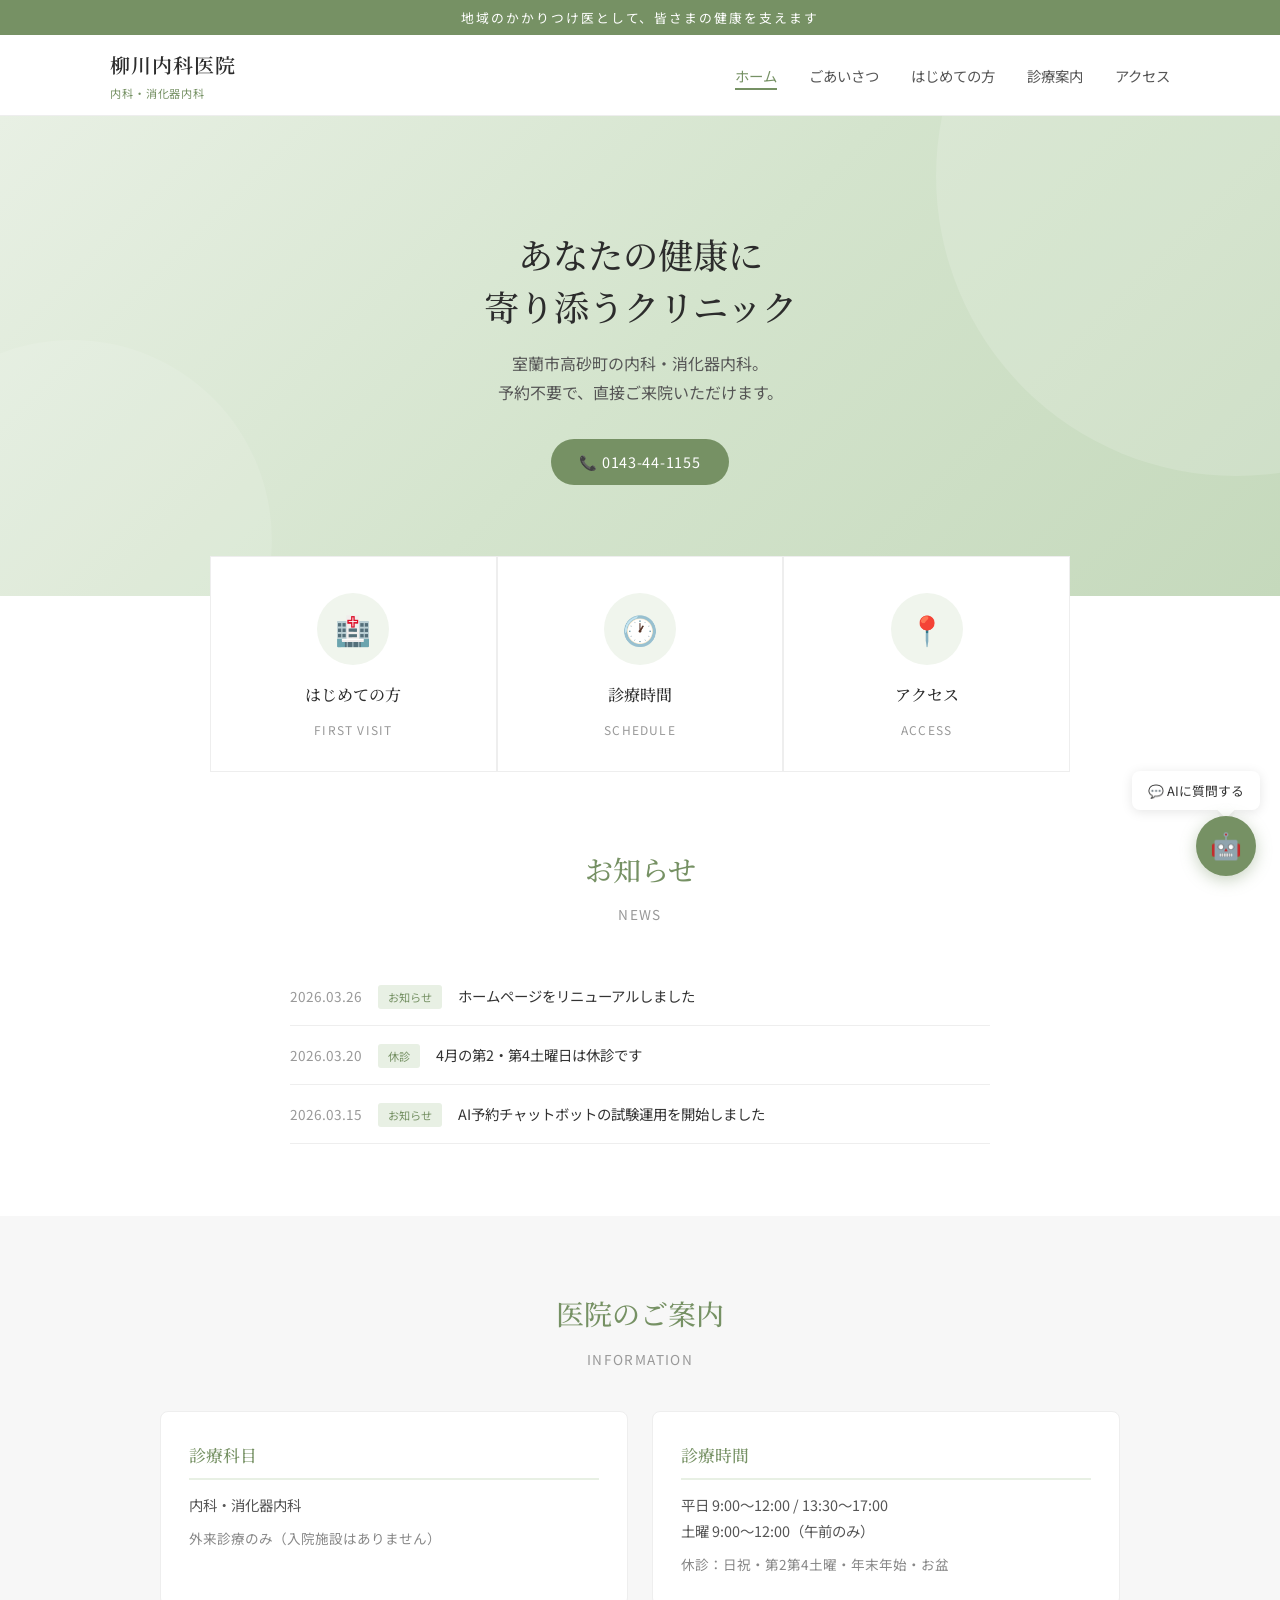
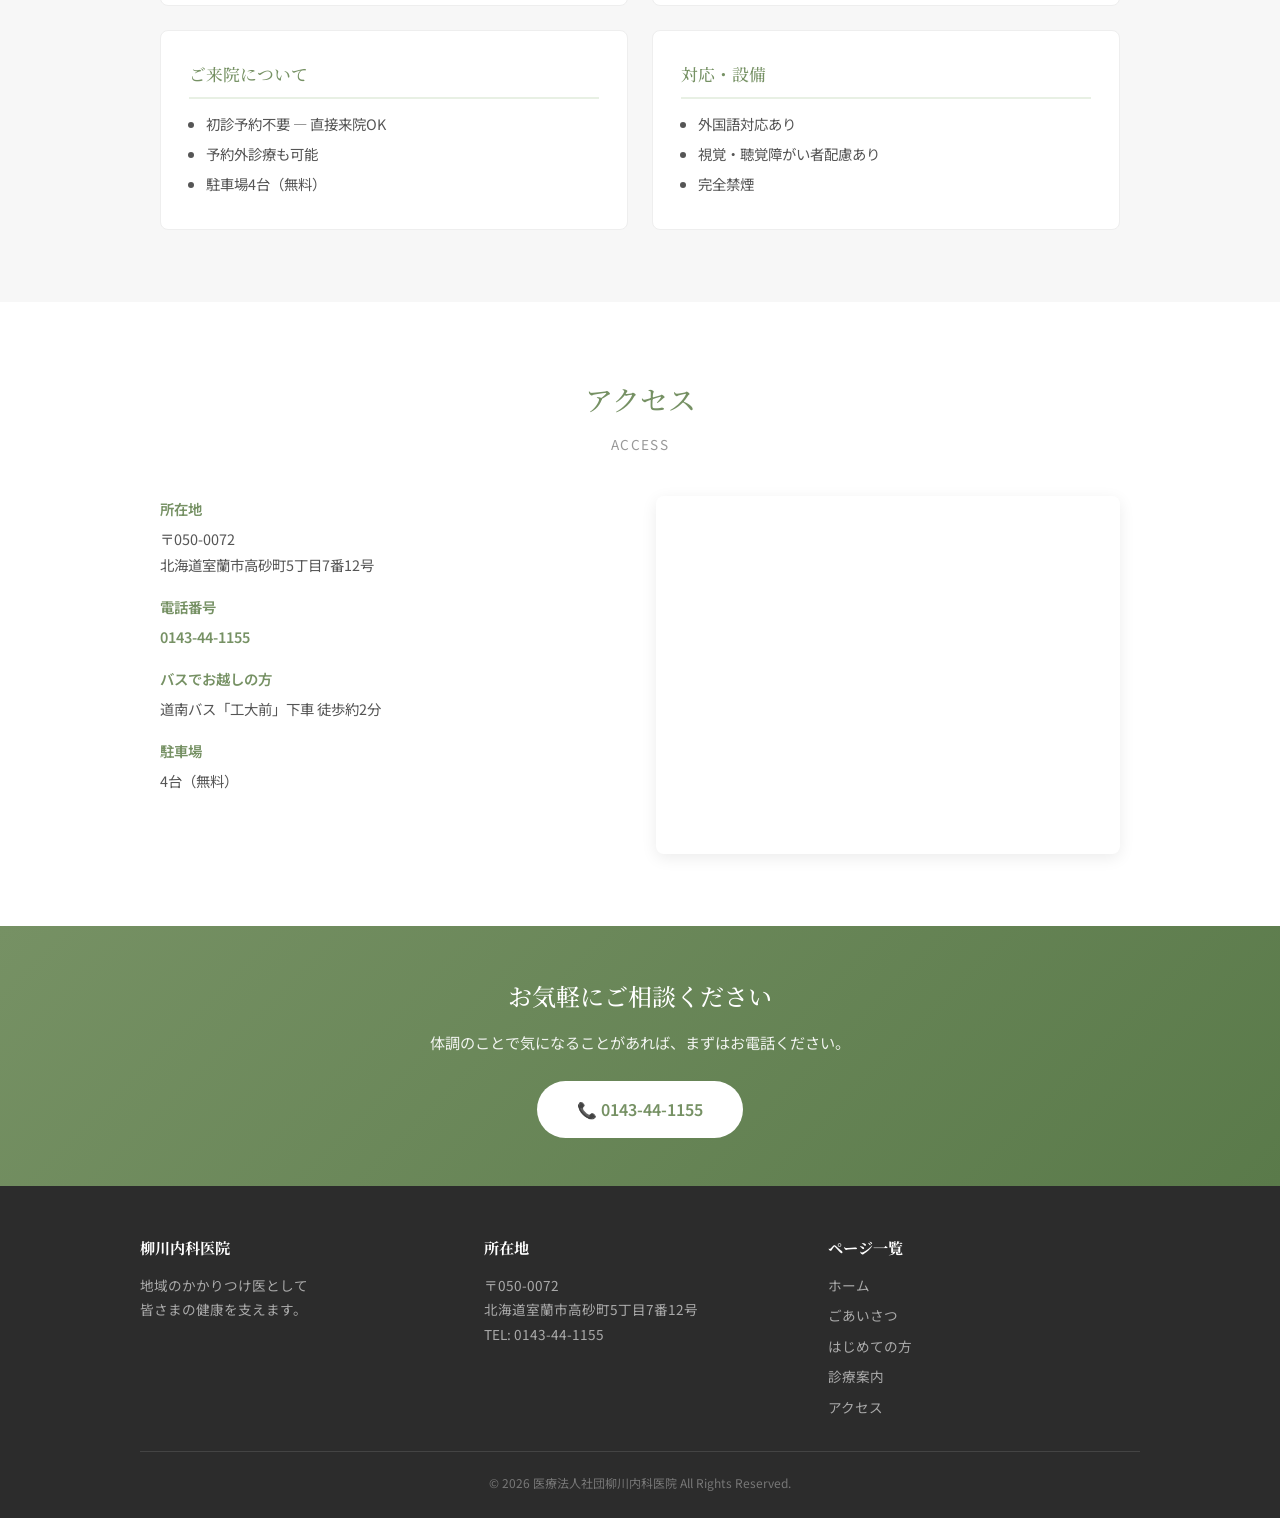
<file: index.html>
<!DOCTYPE html>
<html lang="ja">

<head>
  <meta charset="UTF-8">
  <meta name="viewport" content="width=device-width, initial-scale=1.0">
  <meta name="description" content="医療法人社団柳川内科医院 - 北海道室蘭市の内科・消化器内科。予約不要、直接来院OK。地域のかかりつけ医として健康を支えます。">
  <title>医療法人社団柳川内科医院 | 室蘭市の内科・消化器内科</title>
  <meta property="og:title" content="医療法人社団柳川内科医院 | 室蘭市の内科・消化器内科">
  <meta property="og:description" content="医療法人社団柳川内科医院 - 北海道室蘭市の内科・消化器内科。予約不要、直接来院OK。地域のかかりつけ医として健康を支えます。">
  <meta property="og:type" content="website">
  <meta property="og:url" content="https://Konezunko.github.io/muroran-yanagawanaika/index.html">
  <link rel="preconnect" href="https://fonts.googleapis.com">
  <link
    href="https://fonts.googleapis.com/css2?family=Noto+Sans+JP:wght@400;600&family=Noto+Serif+JP:wght@400;500;600&display=swap"
    rel="stylesheet">
  <link rel="stylesheet" href="style.css">
</head>

<body>

  <!-- Top Bar -->
  <div class="top-bar">地域のかかりつけ医として、皆さまの健康を支えます</div>

  <!-- Header -->
  <header class="header">
    <div class="header-inner">
      <a href="index.html" class="logo">
        <span class="logo-name">柳川内科医院</span>
        <span class="logo-sub">内科・消化器内科</span>
      </a>
      <nav>
        <button class="hamburger" aria-label="メニュー">
          <span></span><span></span><span></span>
        </button>
        <ul class="nav-list">
          <li><a href="index.html">ホーム</a></li>
          <li><a href="about.html">ごあいさつ</a></li>
          <li><a href="first-visit.html">はじめての方</a></li>
          <li><a href="ambulatory.html">診療案内</a></li>
          <li><a href="access.html">アクセス</a></li>
        </ul>
      </nav>
    </div>
  </header>

  <!-- Hero -->
  <section class="hero">
    <div class="hero-content">
      <h1 class="hero-catchcopy editable">あなたの健康に<br>寄り添うクリニック</h1>
      <p class="hero-desc editable">室蘭市高砂町の内科・消化器内科。<br>予約不要で、直接ご来院いただけます。</p>
      <span class="hero-badge">📞 0143-44-1155</span>
    </div>
  </section>

  <!-- Quick Links -->
  <div class="quick-links">
    <a href="first-visit.html" class="quick-link-item">
      <div class="quick-link-icon">🏥</div>
      <h3>はじめての方</h3>
      <span class="en">First Visit</span>
    </a>
    <a href="ambulatory.html" class="quick-link-item">
      <div class="quick-link-icon">🕐</div>
      <h3>診療時間</h3>
      <span class="en">Schedule</span>
    </a>
    <a href="access.html" class="quick-link-item">
      <div class="quick-link-icon">📍</div>
      <h3>アクセス</h3>
      <span class="en">Access</span>
    </a>
  </div>

  <!-- News -->
  <section class="section">
    <h2 class="section-title">お知らせ</h2>
    <p class="section-subtitle">News</p>
    <div class="news-list editable">
      <div class="news-item">
        <span class="news-date">2026.03.26</span>
        <span class="news-tag">お知らせ</span>
        <span class="news-title">ホームページをリニューアルしました</span>
      </div>
      <div class="news-item">
        <span class="news-date">2026.03.20</span>
        <span class="news-tag">休診</span>
        <span class="news-title">4月の第2・第4土曜日は休診です</span>
      </div>
      <div class="news-item">
        <span class="news-date">2026.03.15</span>
        <span class="news-tag">お知らせ</span>
        <span class="news-title">AI予約チャットボットの試験運用を開始しました</span>
      </div>
    </div>
  </section>

  <!-- Clinic Info -->
  <div class="section-gray">
    <div class="section-inner">
      <h2 class="section-title">医院のご案内</h2>
      <p class="section-subtitle">Information</p>
      <div class="info-grid">
        <div class="info-card editable">
          <h3>診療科目</h3>
          <p>内科・消化器内科</p>
          <p style="margin-top: 8px; font-size: 0.85rem; color: #888;">外来診療のみ（入院施設はありません）</p>
        </div>
        <div class="info-card editable">
          <h3>診療時間</h3>
          <p>平日 9:00〜12:00 / 13:30〜17:00</p>
          <p>土曜 9:00〜12:00（午前のみ）</p>
          <p style="margin-top: 8px; font-size: 0.85rem; color: #888;">休診：日祝・第2第4土曜・年末年始・お盆</p>
        </div>
        <div class="info-card editable">
          <h3>ご来院について</h3>
          <ul>
            <li>初診予約不要 — 直接来院OK</li>
            <li>予約外診療も可能</li>
            <li>駐車場4台（無料）</li>
          </ul>
        </div>
        <div class="info-card editable">
          <h3>対応・設備</h3>
          <ul>
            <li>外国語対応あり</li>
            <li>視覚・聴覚障がい者配慮あり</li>
            <li>完全禁煙</li>
          </ul>
        </div>
      </div>
    </div>
  </div>

  <!-- Access Preview -->
  <section class="section">
    <h2 class="section-title">アクセス</h2>
    <p class="section-subtitle">Access</p>
    <div class="access-grid">
      <dl class="access-info">
        <dt>所在地</dt>
        <dd>〒050-0072<br>北海道室蘭市高砂町5丁目7番12号</dd>
        <dt>電話番号</dt>
        <dd><a href="tel:0143-44-1155" style="color: #769164; font-weight: 600;">0143-44-1155</a></dd>
        <dt>バスでお越しの方</dt>
        <dd>道南バス「工大前」下車 徒歩約2分</dd>
        <dt>駐車場</dt>
        <dd>4台（無料）</dd>
      </dl>
      <div class="map-container">
        <iframe
          src="https://www.google.com/maps/embed?pb=!1m18!1m12!1m3!1d1500!2d141.034795!3d42.375506!2m3!1f0!2f0!3f0!3m2!1i1024!2i768!4f13.1!3m3!1m2!1s0x5f9fd998f9a109dd%3A0x2f0b7f20e87b8798!2z5Yy755mC5rOV5Lq656S-5Zuj5p-z5bed5YaF56eR5Yy76Zmi!5e0!3m2!1sja!2sjp"
          allowfullscreen="" loading="lazy" referrerpolicy="no-referrer-when-downgrade">
        </iframe>
      </div>
    </div>
  </section>

  <!-- CTA -->
  <section class="cta-banner">
    <h2 class="editable">お気軽にご相談ください</h2>
    <p class="editable">体調のことで気になることがあれば、まずはお電話ください。</p>
    <a href="tel:0143-44-1155" class="cta-btn">📞 0143-44-1155</a>
  </section>

  <!-- Footer -->
  <footer class="footer">
    <div class="footer-inner">
      <div>
        <h4>柳川内科医院</h4>
        <p>地域のかかりつけ医として<br>皆さまの健康を支えます。</p>
      </div>
      <div>
        <h4>所在地</h4>
        <p>
          〒050-0072<br>
          北海道室蘭市高砂町5丁目7番12号<br>
          TEL: <a href="tel:0143-44-1155">0143-44-1155</a>
        </p>
      </div>
      <div>
        <h4>ページ一覧</h4>
        <div class="footer-links">
          <a href="index.html">ホーム</a>
          <a href="about.html">ごあいさつ</a>
          <a href="first-visit.html">はじめての方</a>
          <a href="ambulatory.html">診療案内</a>
          <a href="access.html">アクセス</a>
        </div>
      </div>
    </div>
    <div class="footer-bottom">
      &copy; 2026 医療法人社団柳川内科医院 All Rights Reserved.
    </div>
  </footer>

  <!-- Chatbot -->
  <div class="chatbot-label">💬 AIに質問する</div>
  <button class="chatbot-btn" aria-label="AIチャットボットを開く">🤖</button>

  <div class="chatbot-window" id="chatbot-window">
    <div class="chatbot-header">
      <span>🤖 柳川内科 AIアシスタント</span>
      <button class="chatbot-close" aria-label="閉じる">&times;</button>
    </div>
    <div class="chatbot-messages" id="chatbot-messages">
      <div class="chat-msg bot">
        <p>こんにちは！柳川内科医院のAIアシスタントです。<br>下のボタンから質問を選ぶか、メッセージを入力してください。</p>
      </div>
      <div class="chat-suggestions" id="chat-suggestions">
        <button data-q="診療時間">🕐 診療時間は？</button>
        <button data-q="アクセス">📍 アクセス・駐車場</button>
        <button data-q="初診">🏥 初診の持ち物</button>
        <button data-q="予約">📞 予約は必要？</button>
        <button data-q="診療科目">🩺 診療科目</button>
        <button data-q="休診日">📅 休診日は？</button>
      </div>
    </div>
    <div class="chatbot-input-area">
      <input type="text" id="chatbot-input" placeholder="質問を入力..." autocomplete="off">
      <button id="chatbot-send" aria-label="送信">▶</button>
    </div>
  </div>

  <!-- Back to Top -->
  <button class="back-to-top" aria-label="ページトップへ">↑</button>

  <script src="main.js"></script>
</body>

</html>
</file>
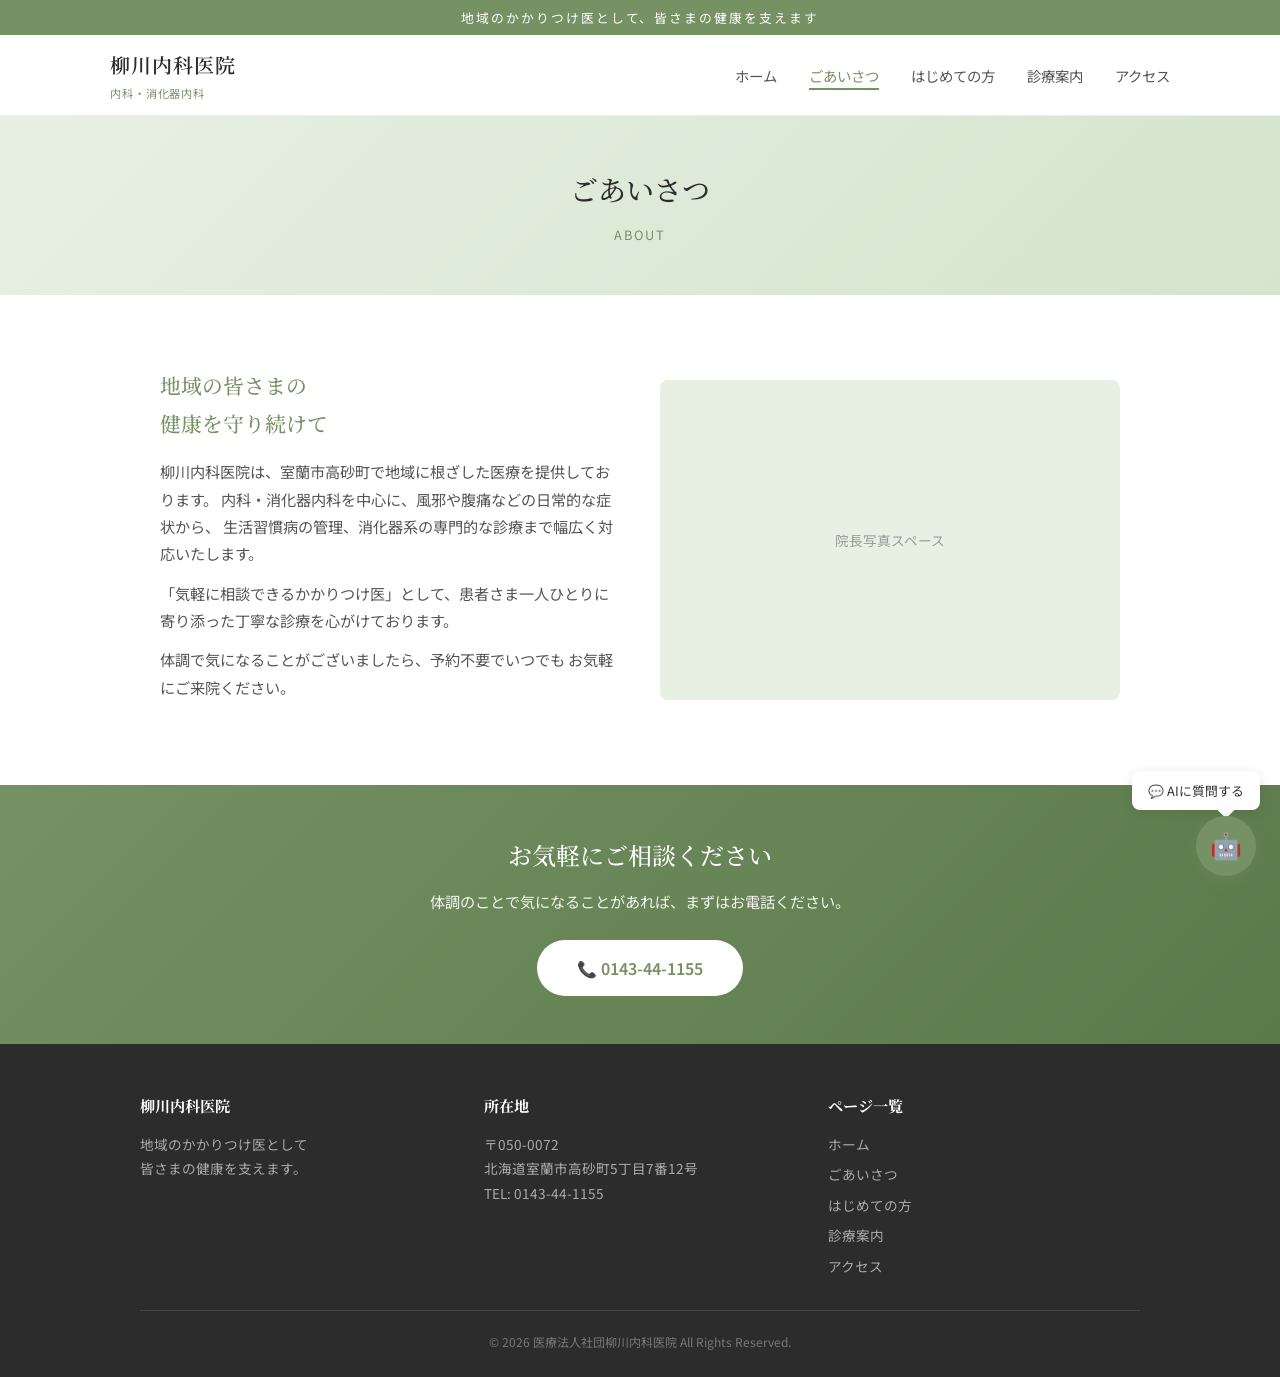
<file: about.html>
<!DOCTYPE html>
<html lang="ja">

<head>
  <meta charset="UTF-8">
  <meta name="viewport" content="width=device-width, initial-scale=1.0">
  <meta name="description" content="柳川内科医院のごあいさつ。室蘭市高砂町で地域に根ざした医療を提供する当院の理念と院長メッセージをご紹介します。">
  <title>ごあいさつ | 医療法人社団柳川内科医院</title>
  <meta property="og:title" content="ごあいさつ | 医療法人社団柳川内科医院">
  <meta property="og:description" content="柳川内科医院のごあいさつ。室蘭市高砂町で地域に根ざした医療を提供する当院の理念と院長メッセージをご紹介します。">
  <meta property="og:type" content="article">
  <meta property="og:url" content="https://Konezunko.github.io/muroran-yanagawanaika/about.html">
  <link rel="preconnect" href="https://fonts.googleapis.com">
  <link
    href="https://fonts.googleapis.com/css2?family=Noto+Sans+JP:wght@400;600&family=Noto+Serif+JP:wght@400;500;600&display=swap"
    rel="stylesheet">
  <link rel="stylesheet" href="style.css">
</head>

<body>

  <div class="top-bar">地域のかかりつけ医として、皆さまの健康を支えます</div>

  <header class="header">
    <div class="header-inner">
      <a href="index.html" class="logo">
        <span class="logo-name">柳川内科医院</span>
        <span class="logo-sub">内科・消化器内科</span>
      </a>
      <nav>
        <button class="hamburger" aria-label="メニュー">
          <span></span><span></span><span></span>
        </button>
        <ul class="nav-list">
          <li><a href="index.html">ホーム</a></li>
          <li><a href="about.html">ごあいさつ</a></li>
          <li><a href="first-visit.html">はじめての方</a></li>
          <li><a href="ambulatory.html">診療案内</a></li>
          <li><a href="access.html">アクセス</a></li>
        </ul>
      </nav>
    </div>
  </header>

  <div class="page-header">
    <h1>ごあいさつ</h1>
    <span class="en">About</span>
  </div>

  <section class="section">
    <div class="about-content">
      <div class="about-text editable">
        <h3>地域の皆さまの<br>健康を守り続けて</h3>
        <p>
          柳川内科医院は、室蘭市高砂町で地域に根ざした医療を提供しております。
          内科・消化器内科を中心に、風邪や腹痛などの日常的な症状から、
          生活習慣病の管理、消化器系の専門的な診療まで幅広く対応いたします。
        </p>
        <p>
          「気軽に相談できるかかりつけ医」として、患者さま一人ひとりに
          寄り添った丁寧な診療を心がけております。
        </p>
        <p>
          体調で気になることがございましたら、予約不要でいつでも
          お気軽にご来院ください。
        </p>
      </div>
      <div class="about-photo">
        院長写真スペース
      </div>
    </div>
  </section>

  <section class="cta-banner">
    <h2>お気軽にご相談ください</h2>
    <p>体調のことで気になることがあれば、まずはお電話ください。</p>
    <a href="tel:0143-44-1155" class="cta-btn">📞 0143-44-1155</a>
  </section>

  <footer class="footer">
    <div class="footer-inner">
      <div>
        <h4>柳川内科医院</h4>
        <p>地域のかかりつけ医として<br>皆さまの健康を支えます。</p>
      </div>
      <div>
        <h4>所在地</h4>
        <p>
          〒050-0072<br>
          北海道室蘭市高砂町5丁目7番12号<br>
          TEL: <a href="tel:0143-44-1155">0143-44-1155</a>
        </p>
      </div>
      <div>
        <h4>ページ一覧</h4>
        <div class="footer-links">
          <a href="index.html">ホーム</a>
          <a href="about.html">ごあいさつ</a>
          <a href="first-visit.html">はじめての方</a>
          <a href="ambulatory.html">診療案内</a>
          <a href="access.html">アクセス</a>
        </div>
      </div>
    </div>
    <div class="footer-bottom">
      &copy; 2026 医療法人社団柳川内科医院 All Rights Reserved.
    </div>
  </footer>

  <div class="chatbot-label">💬 AIに質問する</div>
  <button class="chatbot-btn" aria-label="AIチャットボットを開く">🤖</button>

  <div class="chatbot-window" id="chatbot-window">
    <div class="chatbot-header">
      <span>🤖 柳川内科 AIアシスタント</span>
      <button class="chatbot-close" aria-label="閉じる">&times;</button>
    </div>
    <div class="chatbot-messages" id="chatbot-messages">
      <div class="chat-msg bot">
        <p>こんにちは！柳川内科医院のAIアシスタントです。<br>下のボタンから質問を選ぶか、メッセージを入力してください。</p>
      </div>
      <div class="chat-suggestions" id="chat-suggestions">
        <button data-q="診療時間">🕐 診療時間は？</button>
        <button data-q="アクセス">📍 アクセス・駐車場</button>
        <button data-q="初診">🏥 初診の持ち物</button>
        <button data-q="予約">📞 予約は必要？</button>
        <button data-q="診療科目">🩺 診療科目</button>
        <button data-q="休診日">📅 休診日は？</button>
      </div>
    </div>
    <div class="chatbot-input-area">
      <input type="text" id="chatbot-input" placeholder="質問を入力..." autocomplete="off">
      <button id="chatbot-send" aria-label="送信">▶</button>
    </div>
  </div>
  <button class="back-to-top" aria-label="ページトップへ">↑</button>

  <script src="main.js"></script>
</body>

</html>
</file>
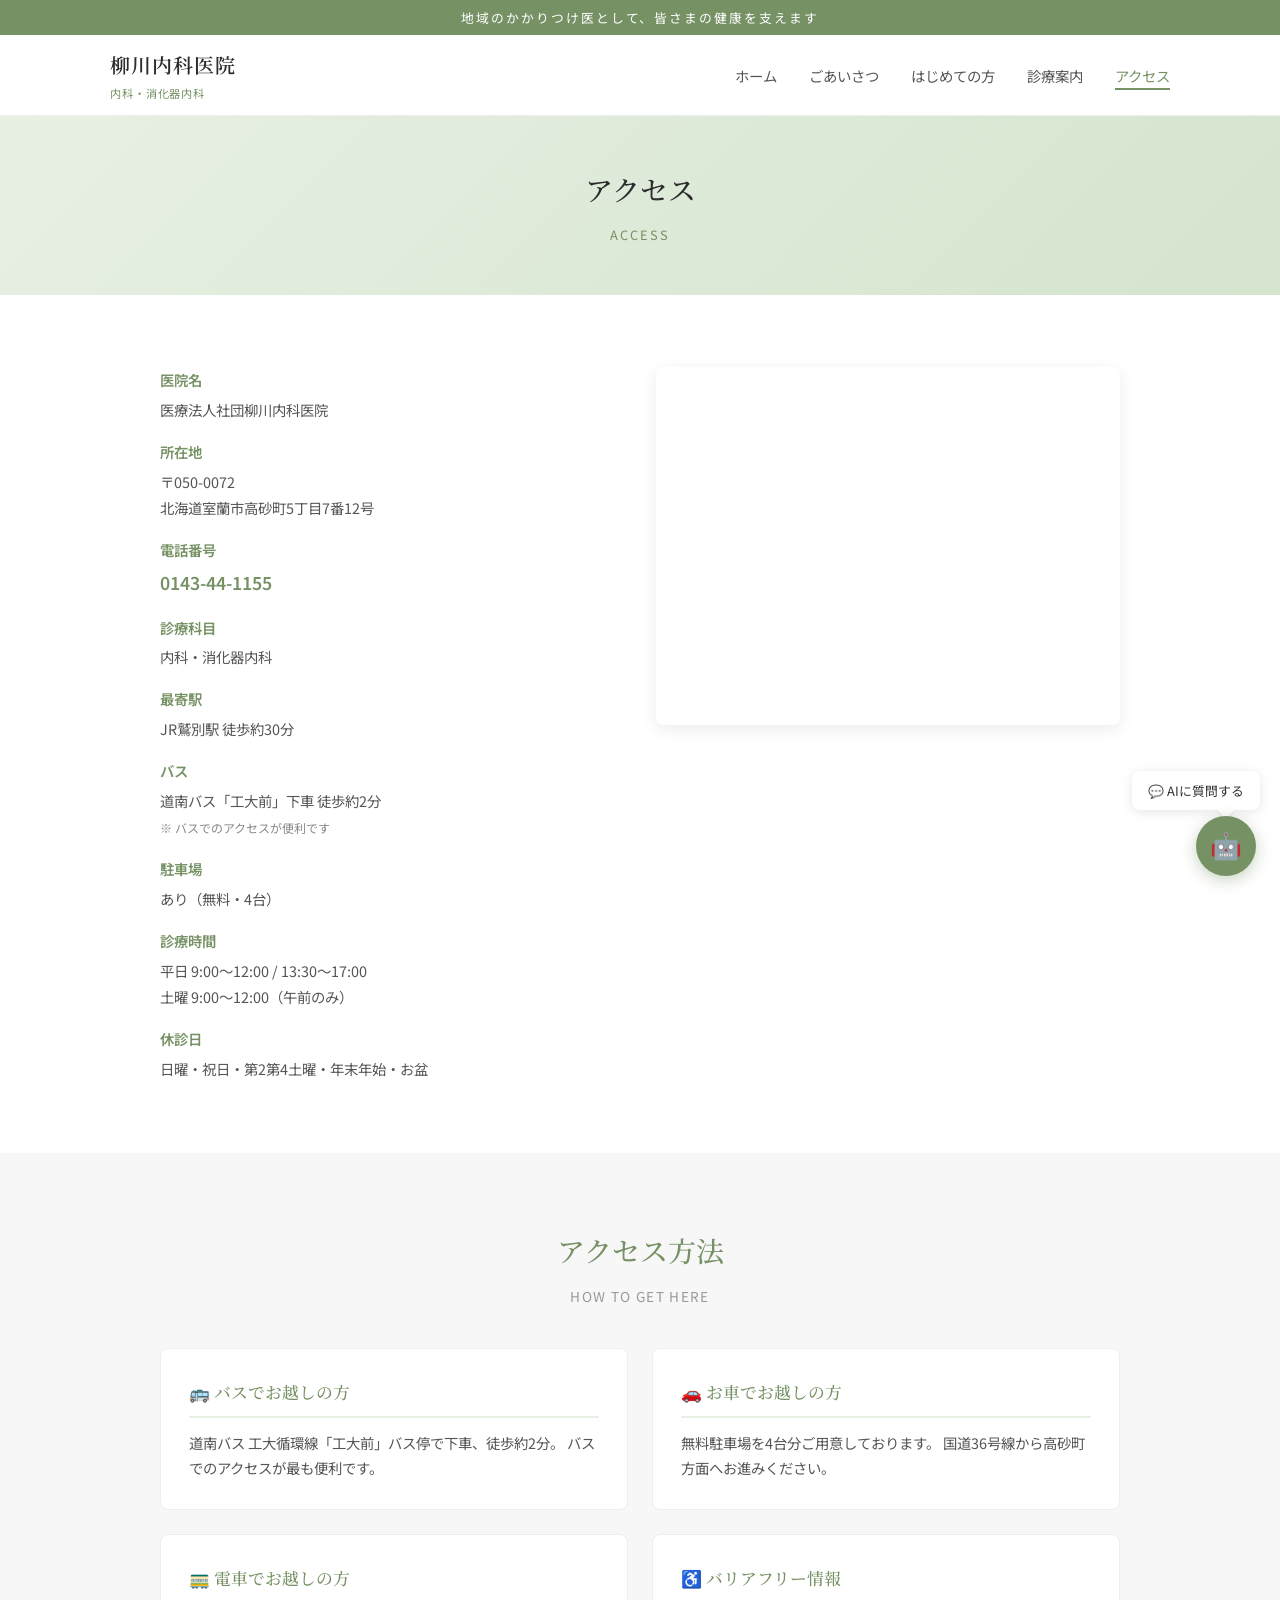
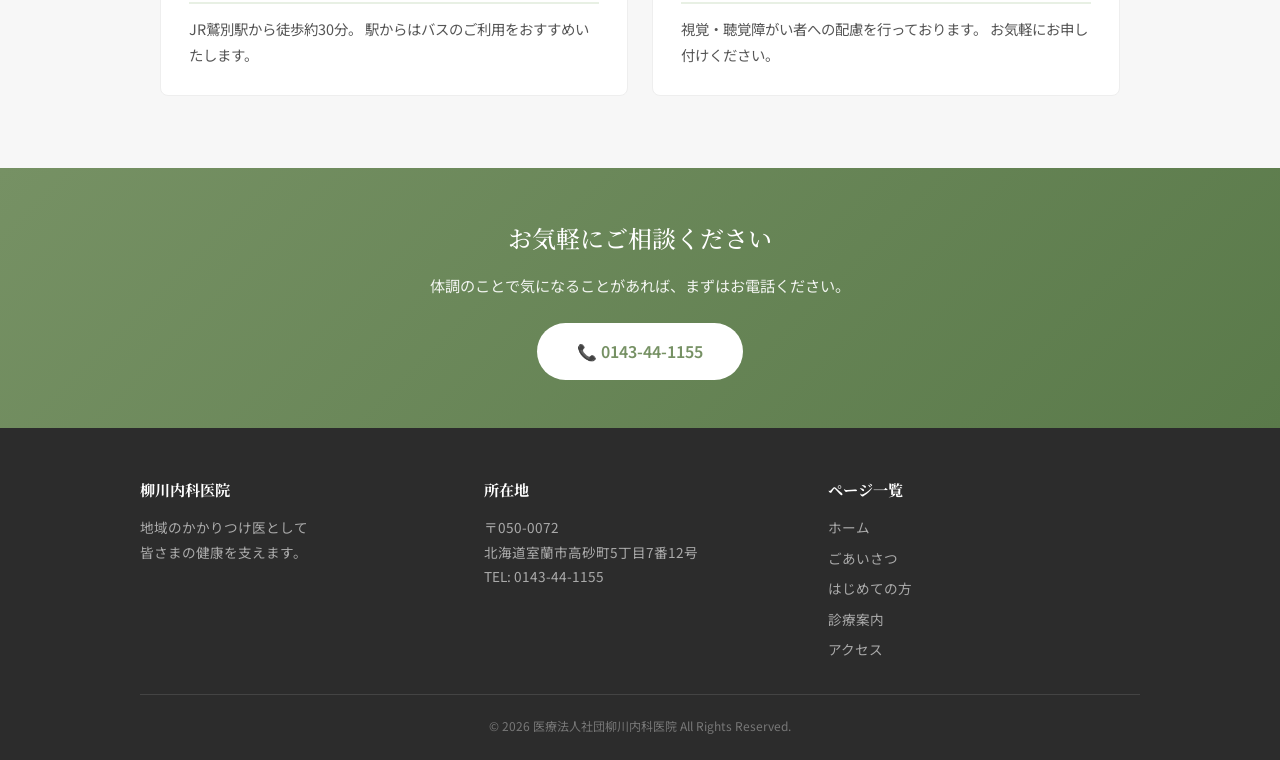
<file: access.html>
<!DOCTYPE html>
<html lang="ja">
<head>
  <meta charset="UTF-8">
  <meta name="viewport" content="width=device-width, initial-scale=1.0">
  <meta name="description" content="柳川内科医院へのアクセス。北海道室蘭市高砂町5丁目7番12号。無料駐車場4台完備。道南バス「工大前」下車のご案内。">
  <title>アクセス | 医療法人社団柳川内科医院</title>
  <meta property="og:title" content="アクセス | 医療法人社団柳川内科医院">
  <meta property="og:description" content="柳川内科医院へのアクセス。北海道室蘭市高砂町5丁目7番12号。無料駐車場4台完備。道南バス「工大前」下車のご案内。">
  <meta property="og:type" content="article">
  <meta property="og:url" content="https://Konezunko.github.io/muroran-yanagawanaika/access.html">
  <link rel="preconnect" href="https://fonts.googleapis.com">
  <link href="https://fonts.googleapis.com/css2?family=Noto+Sans+JP:wght@400;600&family=Noto+Serif+JP:wght@400;500;600&display=swap" rel="stylesheet">
  <link rel="stylesheet" href="style.css">
</head>
<body>

  <div class="top-bar">地域のかかりつけ医として、皆さまの健康を支えます</div>

  <header class="header">
    <div class="header-inner">
      <a href="index.html" class="logo">
        <span class="logo-name">柳川内科医院</span>
        <span class="logo-sub">内科・消化器内科</span>
      </a>
      <nav>
        <button class="hamburger" aria-label="メニュー">
          <span></span><span></span><span></span>
        </button>
        <ul class="nav-list">
          <li><a href="index.html">ホーム</a></li>
          <li><a href="about.html">ごあいさつ</a></li>
          <li><a href="first-visit.html">はじめての方</a></li>
          <li><a href="ambulatory.html">診療案内</a></li>
          <li><a href="access.html">アクセス</a></li>
        </ul>
      </nav>
    </div>
  </header>

  <div class="page-header">
    <h1>アクセス</h1>
    <span class="en">Access</span>
  </div>

  <section class="section">
    <div class="access-grid">
      <dl class="access-info">
        <dt>医院名</dt>
        <dd>医療法人社団柳川内科医院</dd>

        <dt>所在地</dt>
        <dd>〒050-0072<br>北海道室蘭市高砂町5丁目7番12号</dd>

        <dt>電話番号</dt>
        <dd><a href="tel:0143-44-1155" style="color: #769164; font-weight: 600; font-size: 1.1rem;">0143-44-1155</a></dd>

        <dt>診療科目</dt>
        <dd>内科・消化器内科</dd>

        <dt>最寄駅</dt>
        <dd>JR鷲別駅 徒歩約30分</dd>

        <dt>バス</dt>
        <dd>
          道南バス「工大前」下車 徒歩約2分<br>
          <small style="color: #888;">※ バスでのアクセスが便利です</small>
        </dd>

        <dt>駐車場</dt>
        <dd>あり（無料・4台）</dd>

        <dt>診療時間</dt>
        <dd>
          平日 9:00〜12:00 / 13:30〜17:00<br>
          土曜 9:00〜12:00（午前のみ）
        </dd>

        <dt>休診日</dt>
        <dd>日曜・祝日・第2第4土曜・年末年始・お盆</dd>
      </dl>
      <div class="map-container">
        <iframe
          src="https://www.google.com/maps/embed?pb=!1m18!1m12!1m3!1d1500!2d141.034795!3d42.375506!2m3!1f0!2f0!3f0!3m2!1i1024!2i768!4f13.1!3m3!1m2!1s0x5f9fd998f9a109dd%3A0x2f0b7f20e87b8798!2z5Yy755mC5rOV5Lq656S-5Zuj5p-z5bed5YaF56eR5Yy76Zmi!5e0!3m2!1sja!2sjp"
          allowfullscreen=""
          loading="lazy"
          referrerpolicy="no-referrer-when-downgrade">
        </iframe>
      </div>
    </div>
  </section>

  <div class="section-gray">
    <div class="section-inner">
      <h2 class="section-title">アクセス方法</h2>
      <p class="section-subtitle">How to Get Here</p>
      <div class="info-grid">
        <div class="info-card editable">
          <h3>🚌 バスでお越しの方</h3>
          <p>
            道南バス 工大循環線「工大前」バス停で下車、徒歩約2分。
            バスでのアクセスが最も便利です。
          </p>
        </div>
        <div class="info-card editable">
          <h3>🚗 お車でお越しの方</h3>
          <p>
            無料駐車場を4台分ご用意しております。
            国道36号線から高砂町方面へお進みください。
          </p>
        </div>
        <div class="info-card editable">
          <h3>🚃 電車でお越しの方</h3>
          <p>
            JR鷲別駅から徒歩約30分。
            駅からはバスのご利用をおすすめいたします。
          </p>
        </div>
        <div class="info-card editable">
          <h3>♿ バリアフリー情報</h3>
          <p>
            視覚・聴覚障がい者への配慮を行っております。
            お気軽にお申し付けください。
          </p>
        </div>
      </div>
    </div>
  </div>

  <section class="cta-banner">
    <h2>お気軽にご相談ください</h2>
    <p>体調のことで気になることがあれば、まずはお電話ください。</p>
    <a href="tel:0143-44-1155" class="cta-btn">📞 0143-44-1155</a>
  </section>

  <footer class="footer">
    <div class="footer-inner">
      <div>
        <h4>柳川内科医院</h4>
        <p>地域のかかりつけ医として<br>皆さまの健康を支えます。</p>
      </div>
      <div>
        <h4>所在地</h4>
        <p>
          〒050-0072<br>
          北海道室蘭市高砂町5丁目7番12号<br>
          TEL: <a href="tel:0143-44-1155">0143-44-1155</a>
        </p>
      </div>
      <div>
        <h4>ページ一覧</h4>
        <div class="footer-links">
          <a href="index.html">ホーム</a>
          <a href="about.html">ごあいさつ</a>
          <a href="first-visit.html">はじめての方</a>
          <a href="ambulatory.html">診療案内</a>
          <a href="access.html">アクセス</a>
        </div>
      </div>
    </div>
    <div class="footer-bottom">
      &copy; 2026 医療法人社団柳川内科医院 All Rights Reserved.
    </div>
  </footer>

  <div class="chatbot-label">💬 AIに質問する</div>
  <button class="chatbot-btn" aria-label="AIチャットボットを開く">🤖</button>

  <div class="chatbot-window" id="chatbot-window">
    <div class="chatbot-header">
      <span>🤖 柳川内科 AIアシスタント</span>
      <button class="chatbot-close" aria-label="閉じる">&times;</button>
    </div>
    <div class="chatbot-messages" id="chatbot-messages">
      <div class="chat-msg bot">
        <p>こんにちは！柳川内科医院のAIアシスタントです。<br>下のボタンから質問を選ぶか、メッセージを入力してください。</p>
      </div>
      <div class="chat-suggestions" id="chat-suggestions">
        <button data-q="診療時間">🕐 診療時間は？</button>
        <button data-q="アクセス">📍 アクセス・駐車場</button>
        <button data-q="初診">🏥 初診の持ち物</button>
        <button data-q="予約">📞 予約は必要？</button>
        <button data-q="診療科目">🩺 診療科目</button>
        <button data-q="休診日">📅 休診日は？</button>
      </div>
    </div>
    <div class="chatbot-input-area">
      <input type="text" id="chatbot-input" placeholder="質問を入力..." autocomplete="off">
      <button id="chatbot-send" aria-label="送信">▶</button>
    </div>
  </div>
  <button class="back-to-top" aria-label="ページトップへ">↑</button>

  <script src="main.js"></script>
</body>
</html>
</file>
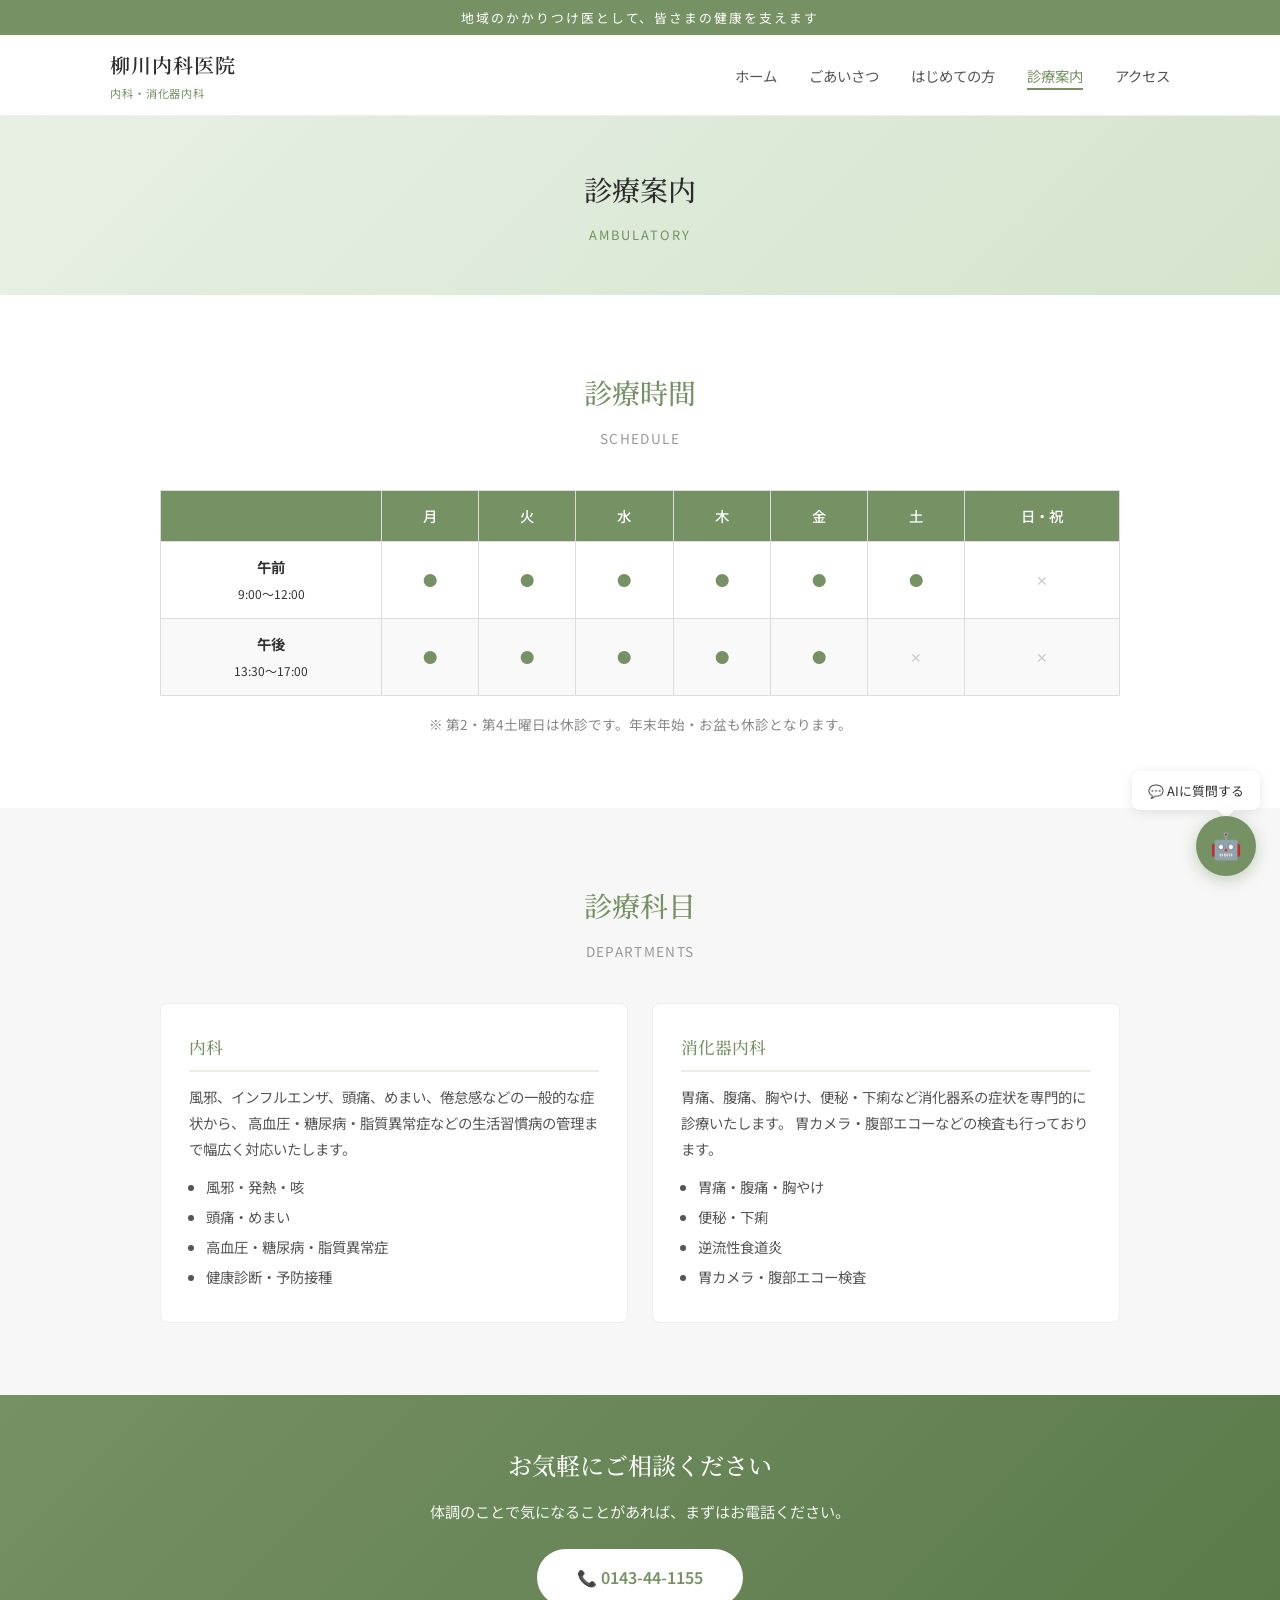
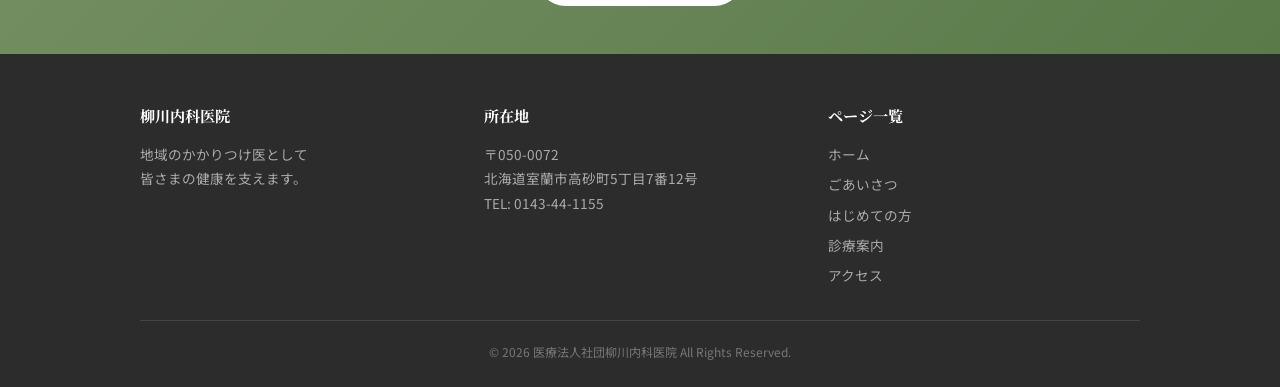
<file: ambulatory.html>
<!DOCTYPE html>
<html lang="ja">
<head>
  <meta charset="UTF-8">
  <meta name="viewport" content="width=device-width, initial-scale=1.0">
  <meta name="description" content="柳川内科医院の診療案内。内科・消化器内科の診療科目、詳しい診療時間、休診日のご案内。">
  <title>診療案内 | 医療法人社団柳川内科医院</title>
  <meta property="og:title" content="診療案内 | 医療法人社団柳川内科医院">
  <meta property="og:description" content="柳川内科医院の診療案内。内科・消化器内科の診療科目、詳しい診療時間、休診日のご案内。">
  <meta property="og:type" content="article">
  <meta property="og:url" content="https://Konezunko.github.io/muroran-yanagawanaika/ambulatory.html">
  <link rel="preconnect" href="https://fonts.googleapis.com">
  <link href="https://fonts.googleapis.com/css2?family=Noto+Sans+JP:wght@400;600&family=Noto+Serif+JP:wght@400;500;600&display=swap" rel="stylesheet">
  <link rel="stylesheet" href="style.css">
</head>
<body>

  <div class="top-bar">地域のかかりつけ医として、皆さまの健康を支えます</div>

  <header class="header">
    <div class="header-inner">
      <a href="index.html" class="logo">
        <span class="logo-name">柳川内科医院</span>
        <span class="logo-sub">内科・消化器内科</span>
      </a>
      <nav>
        <button class="hamburger" aria-label="メニュー">
          <span></span><span></span><span></span>
        </button>
        <ul class="nav-list">
          <li><a href="index.html">ホーム</a></li>
          <li><a href="about.html">ごあいさつ</a></li>
          <li><a href="first-visit.html">はじめての方</a></li>
          <li><a href="ambulatory.html">診療案内</a></li>
          <li><a href="access.html">アクセス</a></li>
        </ul>
      </nav>
    </div>
  </header>

  <div class="page-header">
    <h1>診療案内</h1>
    <span class="en">Ambulatory</span>
  </div>

  <section class="section">
    <h2 class="section-title">診療時間</h2>
    <p class="section-subtitle">Schedule</p>
    <table class="schedule-table">
      <thead>
        <tr>
          <th></th>
          <th>月</th>
          <th>火</th>
          <th>水</th>
          <th>木</th>
          <th>金</th>
          <th>土</th>
          <th>日・祝</th>
        </tr>
      </thead>
      <tbody>
        <tr>
          <td><strong>午前</strong><br><small>9:00〜12:00</small></td>
          <td class="open">●</td>
          <td class="open">●</td>
          <td class="open">●</td>
          <td class="open">●</td>
          <td class="open">●</td>
          <td class="open">●</td>
          <td class="closed">✕</td>
        </tr>
        <tr>
          <td><strong>午後</strong><br><small>13:30〜17:00</small></td>
          <td class="open">●</td>
          <td class="open">●</td>
          <td class="open">●</td>
          <td class="open">●</td>
          <td class="open">●</td>
          <td class="closed">✕</td>
          <td class="closed">✕</td>
        </tr>
      </tbody>
    </table>
    <p style="text-align: center; margin-top: 16px; font-size: 0.85rem; color: #888;">
      ※ 第2・第4土曜日は休診です。年末年始・お盆も休診となります。
    </p>
  </section>

  <div class="section-gray">
    <div class="section-inner">
      <h2 class="section-title">診療科目</h2>
      <p class="section-subtitle">Departments</p>
      <div class="info-grid">
        <div class="info-card editable">
          <h3>内科</h3>
          <p>
            風邪、インフルエンザ、頭痛、めまい、倦怠感などの一般的な症状から、
            高血圧・糖尿病・脂質異常症などの生活習慣病の管理まで幅広く対応いたします。
          </p>
          <ul style="margin-top: 12px;">
            <li>風邪・発熱・咳</li>
            <li>頭痛・めまい</li>
            <li>高血圧・糖尿病・脂質異常症</li>
            <li>健康診断・予防接種</li>
          </ul>
        </div>
        <div class="info-card editable">
          <h3>消化器内科</h3>
          <p>
            胃痛、腹痛、胸やけ、便秘・下痢など消化器系の症状を専門的に診療いたします。
            胃カメラ・腹部エコーなどの検査も行っております。
          </p>
          <ul style="margin-top: 12px;">
            <li>胃痛・腹痛・胸やけ</li>
            <li>便秘・下痢</li>
            <li>逆流性食道炎</li>
            <li>胃カメラ・腹部エコー検査</li>
          </ul>
        </div>
      </div>
    </div>
  </div>

  <section class="cta-banner">
    <h2>お気軽にご相談ください</h2>
    <p>体調のことで気になることがあれば、まずはお電話ください。</p>
    <a href="tel:0143-44-1155" class="cta-btn">📞 0143-44-1155</a>
  </section>

  <footer class="footer">
    <div class="footer-inner">
      <div>
        <h4>柳川内科医院</h4>
        <p>地域のかかりつけ医として<br>皆さまの健康を支えます。</p>
      </div>
      <div>
        <h4>所在地</h4>
        <p>
          〒050-0072<br>
          北海道室蘭市高砂町5丁目7番12号<br>
          TEL: <a href="tel:0143-44-1155">0143-44-1155</a>
        </p>
      </div>
      <div>
        <h4>ページ一覧</h4>
        <div class="footer-links">
          <a href="index.html">ホーム</a>
          <a href="about.html">ごあいさつ</a>
          <a href="first-visit.html">はじめての方</a>
          <a href="ambulatory.html">診療案内</a>
          <a href="access.html">アクセス</a>
        </div>
      </div>
    </div>
    <div class="footer-bottom">
      &copy; 2026 医療法人社団柳川内科医院 All Rights Reserved.
    </div>
  </footer>

  <div class="chatbot-label">💬 AIに質問する</div>
  <button class="chatbot-btn" aria-label="AIチャットボットを開く">🤖</button>

  <div class="chatbot-window" id="chatbot-window">
    <div class="chatbot-header">
      <span>🤖 柳川内科 AIアシスタント</span>
      <button class="chatbot-close" aria-label="閉じる">&times;</button>
    </div>
    <div class="chatbot-messages" id="chatbot-messages">
      <div class="chat-msg bot">
        <p>こんにちは！柳川内科医院のAIアシスタントです。<br>下のボタンから質問を選ぶか、メッセージを入力してください。</p>
      </div>
      <div class="chat-suggestions" id="chat-suggestions">
        <button data-q="診療時間">🕐 診療時間は？</button>
        <button data-q="アクセス">📍 アクセス・駐車場</button>
        <button data-q="初診">🏥 初診の持ち物</button>
        <button data-q="予約">📞 予約は必要？</button>
        <button data-q="診療科目">🩺 診療科目</button>
        <button data-q="休診日">📅 休診日は？</button>
      </div>
    </div>
    <div class="chatbot-input-area">
      <input type="text" id="chatbot-input" placeholder="質問を入力..." autocomplete="off">
      <button id="chatbot-send" aria-label="送信">▶</button>
    </div>
  </div>
  <button class="back-to-top" aria-label="ページトップへ">↑</button>

  <script src="main.js"></script>
</body>
</html>
</file>
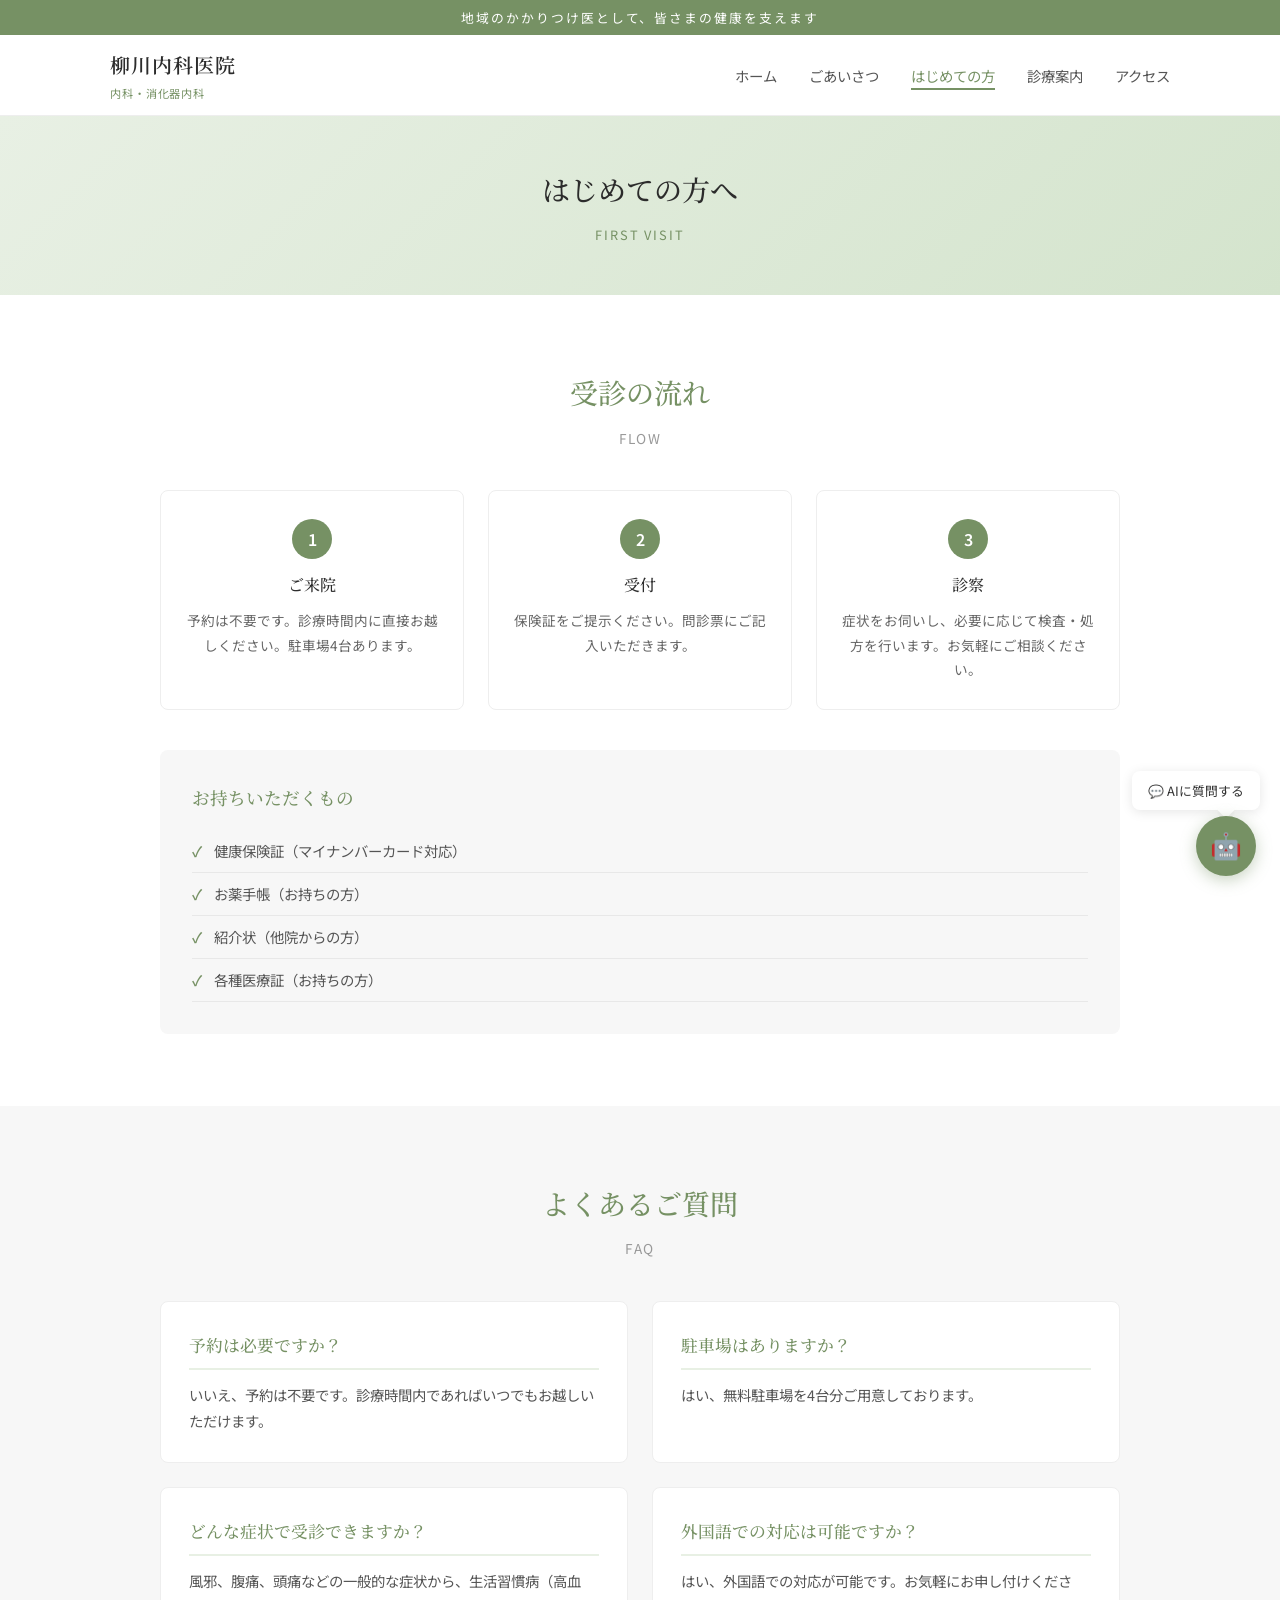
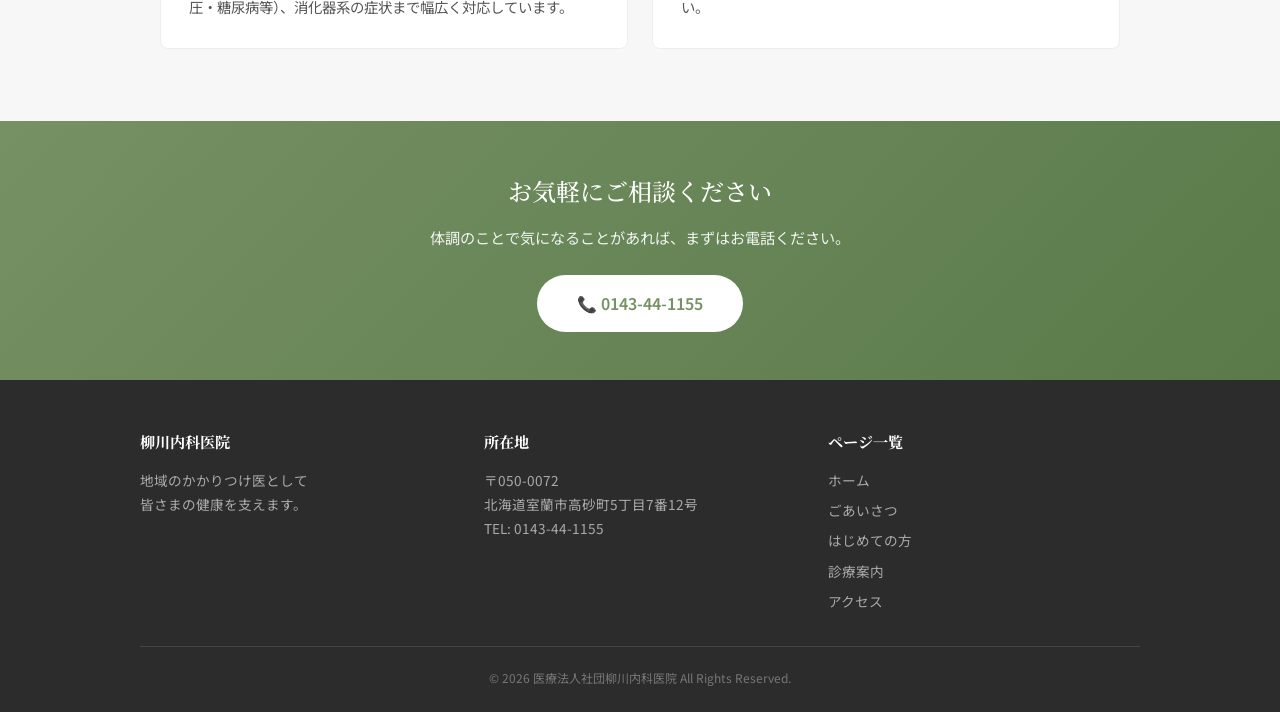
<file: first-visit.html>
<!DOCTYPE html>
<html lang="ja">
<head>
  <meta charset="UTF-8">
  <meta name="viewport" content="width=device-width, initial-scale=1.0">
  <meta name="description" content="柳川内科医院にはじめてお越しの方へ。初診時の持ち物（保険証やお薬手帳など）や、受付から診察までの流れをわかりやすくご案内します。">
  <title>はじめての方 | 医療法人社団柳川内科医院</title>
  <meta property="og:title" content="はじめての方 | 医療法人社団柳川内科医院">
  <meta property="og:description" content="柳川内科医院にはじめてお越しの方へ。初診時の持ち物（保険証やお薬手帳など）や、受付から診察までの流れをわかりやすくご案内します。">
  <meta property="og:type" content="article">
  <meta property="og:url" content="https://Konezunko.github.io/muroran-yanagawanaika/first-visit.html">
  <link rel="preconnect" href="https://fonts.googleapis.com">
  <link href="https://fonts.googleapis.com/css2?family=Noto+Sans+JP:wght@400;600&family=Noto+Serif+JP:wght@400;500;600&display=swap" rel="stylesheet">
  <link rel="stylesheet" href="style.css">
</head>
<body>

  <div class="top-bar">地域のかかりつけ医として、皆さまの健康を支えます</div>

  <header class="header">
    <div class="header-inner">
      <a href="index.html" class="logo">
        <span class="logo-name">柳川内科医院</span>
        <span class="logo-sub">内科・消化器内科</span>
      </a>
      <nav>
        <button class="hamburger" aria-label="メニュー">
          <span></span><span></span><span></span>
        </button>
        <ul class="nav-list">
          <li><a href="index.html">ホーム</a></li>
          <li><a href="about.html">ごあいさつ</a></li>
          <li><a href="first-visit.html">はじめての方</a></li>
          <li><a href="ambulatory.html">診療案内</a></li>
          <li><a href="access.html">アクセス</a></li>
        </ul>
      </nav>
    </div>
  </header>

  <div class="page-header">
    <h1>はじめての方へ</h1>
    <span class="en">First Visit</span>
  </div>

  <section class="section">
    <h2 class="section-title">受診の流れ</h2>
    <p class="section-subtitle">Flow</p>
    <div class="visit-steps">
      <div class="visit-step editable">
        <div class="step-number">1</div>
        <h3>ご来院</h3>
        <p>予約は不要です。診療時間内に直接お越しください。駐車場4台あります。</p>
      </div>
      <div class="visit-step editable">
        <div class="step-number">2</div>
        <h3>受付</h3>
        <p>保険証をご提示ください。問診票にご記入いただきます。</p>
      </div>
      <div class="visit-step editable">
        <div class="step-number">3</div>
        <h3>診察</h3>
        <p>症状をお伺いし、必要に応じて検査・処方を行います。お気軽にご相談ください。</p>
      </div>
    </div>

    <div class="bring-list editable">
      <h3>お持ちいただくもの</h3>
      <ul>
        <li>健康保険証（マイナンバーカード対応）</li>
        <li>お薬手帳（お持ちの方）</li>
        <li>紹介状（他院からの方）</li>
        <li>各種医療証（お持ちの方）</li>
      </ul>
    </div>
  </section>

  <div class="section-gray">
    <div class="section-inner">
      <h2 class="section-title">よくあるご質問</h2>
      <p class="section-subtitle">FAQ</p>
      <div class="info-grid">
        <div class="info-card editable">
          <h3>予約は必要ですか？</h3>
          <p>いいえ、予約は不要です。診療時間内であればいつでもお越しいただけます。</p>
        </div>
        <div class="info-card editable">
          <h3>駐車場はありますか？</h3>
          <p>はい、無料駐車場を4台分ご用意しております。</p>
        </div>
        <div class="info-card editable">
          <h3>どんな症状で受診できますか？</h3>
          <p>風邪、腹痛、頭痛などの一般的な症状から、生活習慣病（高血圧・糖尿病等）、消化器系の症状まで幅広く対応しています。</p>
        </div>
        <div class="info-card editable">
          <h3>外国語での対応は可能ですか？</h3>
          <p>はい、外国語での対応が可能です。お気軽にお申し付けください。</p>
        </div>
      </div>
    </div>
  </div>

  <section class="cta-banner">
    <h2>お気軽にご相談ください</h2>
    <p>体調のことで気になることがあれば、まずはお電話ください。</p>
    <a href="tel:0143-44-1155" class="cta-btn">📞 0143-44-1155</a>
  </section>

  <footer class="footer">
    <div class="footer-inner">
      <div>
        <h4>柳川内科医院</h4>
        <p>地域のかかりつけ医として<br>皆さまの健康を支えます。</p>
      </div>
      <div>
        <h4>所在地</h4>
        <p>
          〒050-0072<br>
          北海道室蘭市高砂町5丁目7番12号<br>
          TEL: <a href="tel:0143-44-1155">0143-44-1155</a>
        </p>
      </div>
      <div>
        <h4>ページ一覧</h4>
        <div class="footer-links">
          <a href="index.html">ホーム</a>
          <a href="about.html">ごあいさつ</a>
          <a href="first-visit.html">はじめての方</a>
          <a href="ambulatory.html">診療案内</a>
          <a href="access.html">アクセス</a>
        </div>
      </div>
    </div>
    <div class="footer-bottom">
      &copy; 2026 医療法人社団柳川内科医院 All Rights Reserved.
    </div>
  </footer>

  <div class="chatbot-label">💬 AIに質問する</div>
  <button class="chatbot-btn" aria-label="AIチャットボットを開く">🤖</button>

  <div class="chatbot-window" id="chatbot-window">
    <div class="chatbot-header">
      <span>🤖 柳川内科 AIアシスタント</span>
      <button class="chatbot-close" aria-label="閉じる">&times;</button>
    </div>
    <div class="chatbot-messages" id="chatbot-messages">
      <div class="chat-msg bot">
        <p>こんにちは！柳川内科医院のAIアシスタントです。<br>下のボタンから質問を選ぶか、メッセージを入力してください。</p>
      </div>
      <div class="chat-suggestions" id="chat-suggestions">
        <button data-q="診療時間">🕐 診療時間は？</button>
        <button data-q="アクセス">📍 アクセス・駐車場</button>
        <button data-q="初診">🏥 初診の持ち物</button>
        <button data-q="予約">📞 予約は必要？</button>
        <button data-q="診療科目">🩺 診療科目</button>
        <button data-q="休診日">📅 休診日は？</button>
      </div>
    </div>
    <div class="chatbot-input-area">
      <input type="text" id="chatbot-input" placeholder="質問を入力..." autocomplete="off">
      <button id="chatbot-send" aria-label="送信">▶</button>
    </div>
  </div>
  <button class="back-to-top" aria-label="ページトップへ">↑</button>

  <script src="main.js"></script>
</body>
</html>
</file>
<file: style.css>
/* ===== Reset & Base ===== */
*,
*::before,
*::after {
  margin: 0;
  padding: 0;
  box-sizing: border-box;
}

html {
  scroll-behavior: smooth;
  font-size: 16px;
}

body {
  font-family: "Noto Sans JP", "Hiragino Kaku Gothic ProN", "メイリオ", Meiryo, sans-serif;
  color: #333;
  line-height: 1.8;
  background: #fff;
}

a {
  color: inherit;
  text-decoration: none;
}

ul {
  list-style: none;
}

img {
  max-width: 100%;
  height: auto;
  display: block;
}

/* ===== Typography ===== */
h1, h2, h3 {
  font-family: "Noto Serif JP", "游明朝", "Yu Mincho", serif;
  font-weight: 500;
  color: #2c2c2c;
}

.section-title {
  font-size: 1.75rem;
  color: #769164;
  text-align: center;
  margin-bottom: 0.5rem;
}

.section-subtitle {
  text-align: center;
  font-size: 0.85rem;
  color: #999;
  letter-spacing: 0.1em;
  margin-bottom: 2.5rem;
  text-transform: uppercase;
}

/* ===== Top Bar ===== */
.top-bar {
  background: #769164;
  color: #fff;
  text-align: center;
  padding: 6px 0;
  font-size: 0.8rem;
  letter-spacing: 0.15em;
}

/* ===== Header ===== */
.header {
  position: sticky;
  top: 0;
  z-index: 1000;
  background: rgba(255, 255, 255, 0.95);
  backdrop-filter: blur(8px);
  border-bottom: 1px solid #eee;
  transition: box-shadow 0.3s;
}

.header.scrolled {
  box-shadow: 0 2px 12px rgba(0, 0, 0, 0.08);
}

.header-inner {
  max-width: 1100px;
  margin: 0 auto;
  padding: 12px 20px;
  display: flex;
  align-items: center;
  justify-content: space-between;
}

.logo {
  display: flex;
  flex-direction: column;
}

.logo-name {
  font-family: "Noto Serif JP", serif;
  font-size: 1.25rem;
  font-weight: 600;
  color: #2c2c2c;
  letter-spacing: 0.05em;
}

.logo-sub {
  font-size: 0.7rem;
  color: #769164;
  letter-spacing: 0.08em;
}

.nav-list {
  display: flex;
  gap: 2rem;
}

.nav-list a {
  font-size: 0.9rem;
  color: #555;
  position: relative;
  padding-bottom: 4px;
  transition: color 0.3s;
}

.nav-list a::after {
  content: "";
  position: absolute;
  bottom: 0;
  left: 0;
  width: 0;
  height: 2px;
  background: #769164;
  transition: width 0.3s;
}

.nav-list a:hover,
.nav-list a.active {
  color: #769164;
}

.nav-list a:hover::after,
.nav-list a.active::after {
  width: 100%;
}

/* Hamburger */
.hamburger {
  display: none;
  flex-direction: column;
  gap: 5px;
  cursor: pointer;
  padding: 8px;
  background: none;
  border: none;
}

.hamburger span {
  display: block;
  width: 24px;
  height: 2px;
  background: #333;
  transition: transform 0.3s, opacity 0.3s;
}

.hamburger.open span:nth-child(1) {
  transform: translateY(7px) rotate(45deg);
}

.hamburger.open span:nth-child(2) {
  opacity: 0;
}

.hamburger.open span:nth-child(3) {
  transform: translateY(-7px) rotate(-45deg);
}

/* ===== Hero ===== */
.hero {
  position: relative;
  background: linear-gradient(135deg, #e8f0e4 0%, #d4e4cd 50%, #c5d9bc 100%);
  min-height: 480px;
  display: flex;
  align-items: center;
  justify-content: center;
  overflow: hidden;
}

.hero::before {
  content: "";
  position: absolute;
  top: -50%;
  right: -20%;
  width: 600px;
  height: 600px;
  background: rgba(255, 255, 255, 0.15);
  border-radius: 50%;
}

.hero::after {
  content: "";
  position: absolute;
  bottom: -30%;
  left: -10%;
  width: 400px;
  height: 400px;
  background: rgba(255, 255, 255, 0.1);
  border-radius: 50%;
}

.hero-content {
  position: relative;
  z-index: 1;
  text-align: center;
  padding: 60px 20px;
}

.hero-catchcopy {
  font-family: "Noto Serif JP", serif;
  font-size: 2.2rem;
  color: #2c2c2c;
  margin-bottom: 1rem;
  line-height: 1.5;
}

.hero-desc {
  font-size: 1rem;
  color: #555;
  margin-bottom: 2rem;
  max-width: 500px;
  margin-left: auto;
  margin-right: auto;
}

.hero-badge {
  display: inline-block;
  background: #769164;
  color: #fff;
  padding: 10px 28px;
  border-radius: 30px;
  font-size: 0.9rem;
  letter-spacing: 0.05em;
}

/* ===== Quick Links ===== */
.quick-links {
  display: grid;
  grid-template-columns: repeat(3, 1fr);
  max-width: 900px;
  margin: -40px auto 0;
  position: relative;
  z-index: 2;
  padding: 0 20px;
}

.quick-link-item {
  background: #fff;
  text-align: center;
  padding: 36px 20px 28px;
  border: 1px solid #eee;
  transition: transform 0.3s, box-shadow 0.3s;
}

.quick-link-item:hover {
  transform: translateY(-4px);
  box-shadow: 0 8px 24px rgba(0, 0, 0, 0.08);
}

.quick-link-icon {
  width: 72px;
  height: 72px;
  margin: 0 auto 16px;
  background: #f0f5ed;
  border-radius: 50%;
  display: flex;
  align-items: center;
  justify-content: center;
  font-size: 1.8rem;
}

.quick-link-item h3 {
  font-size: 1rem;
  margin-bottom: 4px;
}

.quick-link-item .en {
  font-size: 0.75rem;
  color: #999;
  text-transform: uppercase;
  letter-spacing: 0.1em;
}

/* ===== Sections ===== */
.section {
  padding: 72px 20px;
  max-width: 1000px;
  margin: 0 auto;
}

.section-gray {
  background: #f7f7f7;
}

.section-gray .section-inner {
  max-width: 1000px;
  margin: 0 auto;
  padding: 72px 20px;
}

/* ===== Info Cards ===== */
.info-grid {
  display: grid;
  grid-template-columns: repeat(2, 1fr);
  gap: 24px;
}

.info-card {
  background: #fff;
  border-radius: 8px;
  padding: 28px;
  border: 1px solid #eee;
}

.info-card h3 {
  font-size: 1.05rem;
  color: #769164;
  margin-bottom: 12px;
  padding-bottom: 8px;
  border-bottom: 2px solid #e8f0e4;
}

.info-card p,
.info-card ul {
  font-size: 0.9rem;
  color: #555;
}

.info-card ul {
  padding-left: 1.2em;
  list-style: disc;
}

.info-card li {
  margin-bottom: 4px;
}

/* ===== Schedule Table ===== */
.schedule-table {
  width: 100%;
  border-collapse: collapse;
  margin-top: 20px;
  font-size: 0.9rem;
}

.schedule-table th,
.schedule-table td {
  padding: 12px 16px;
  text-align: center;
  border: 1px solid #ddd;
}

.schedule-table thead th {
  background: #769164;
  color: #fff;
  font-weight: 500;
}

.schedule-table tbody tr:nth-child(even) {
  background: #f9f9f9;
}

.schedule-table .open {
  color: #769164;
  font-weight: 600;
}

.schedule-table .closed {
  color: #ccc;
}

/* ===== Access ===== */
.access-grid {
  display: grid;
  grid-template-columns: 1fr 1fr;
  gap: 32px;
  align-items: start;
}

.access-info dt {
  font-weight: 600;
  color: #769164;
  font-size: 0.9rem;
  margin-top: 16px;
}

.access-info dt:first-child {
  margin-top: 0;
}

.access-info dd {
  font-size: 0.9rem;
  color: #555;
  margin-top: 4px;
}

.map-container {
  border-radius: 8px;
  overflow: hidden;
  box-shadow: 0 4px 16px rgba(0, 0, 0, 0.08);
}

.map-container iframe {
  width: 100%;
  height: 350px;
  border: 0;
}

/* ===== News ===== */
.news-list {
  max-width: 700px;
  margin: 0 auto;
}

.news-item {
  display: flex;
  align-items: baseline;
  gap: 16px;
  padding: 16px 0;
  border-bottom: 1px solid #eee;
}

.news-date {
  font-size: 0.85rem;
  color: #999;
  white-space: nowrap;
}

.news-tag {
  font-size: 0.7rem;
  background: #e8f0e4;
  color: #769164;
  padding: 2px 10px;
  border-radius: 3px;
  white-space: nowrap;
}

.news-title {
  font-size: 0.9rem;
  color: #333;
}

/* ===== About Page ===== */
.about-content {
  display: grid;
  grid-template-columns: 1fr 1fr;
  gap: 40px;
  align-items: center;
}

.about-text h3 {
  font-size: 1.3rem;
  color: #769164;
  margin-bottom: 16px;
}

.about-text p {
  font-size: 0.95rem;
  color: #555;
  margin-bottom: 12px;
}

.about-photo {
  background: #e8f0e4;
  border-radius: 8px;
  height: 320px;
  display: flex;
  align-items: center;
  justify-content: center;
  color: #999;
  font-size: 0.85rem;
}

/* ===== First Visit ===== */
.visit-steps {
  display: grid;
  grid-template-columns: repeat(3, 1fr);
  gap: 24px;
  margin-bottom: 40px;
}

.visit-step {
  background: #fff;
  border: 1px solid #eee;
  border-radius: 8px;
  padding: 28px 20px;
  text-align: center;
}

.step-number {
  display: inline-flex;
  width: 40px;
  height: 40px;
  align-items: center;
  justify-content: center;
  background: #769164;
  color: #fff;
  border-radius: 50%;
  font-weight: 600;
  margin-bottom: 12px;
}

.visit-step h3 {
  font-size: 1rem;
  margin-bottom: 8px;
}

.visit-step p {
  font-size: 0.85rem;
  color: #666;
}

.bring-list {
  background: #f7f7f7;
  border-radius: 8px;
  padding: 32px;
}

.bring-list h3 {
  color: #769164;
  margin-bottom: 16px;
  font-size: 1.1rem;
}

.bring-list li {
  padding: 8px 0;
  border-bottom: 1px solid #e8e8e8;
  font-size: 0.9rem;
  color: #555;
  list-style: none;
  padding-left: 1.5em;
  position: relative;
}

.bring-list li::before {
  content: "✓";
  position: absolute;
  left: 0;
  color: #769164;
  font-weight: 600;
}

/* ===== CTA Banner ===== */
.cta-banner {
  background: linear-gradient(135deg, #769164, #5a7a4a);
  color: #fff;
  text-align: center;
  padding: 48px 20px;
}

.cta-banner h2 {
  color: #fff;
  font-size: 1.5rem;
  margin-bottom: 12px;
}

.cta-banner p {
  font-size: 0.95rem;
  opacity: 0.9;
  margin-bottom: 24px;
}

.cta-btn {
  display: inline-block;
  background: #fff;
  color: #769164;
  padding: 14px 40px;
  border-radius: 30px;
  font-weight: 600;
  font-size: 1rem;
  transition: transform 0.3s, box-shadow 0.3s;
}

.cta-btn:hover {
  transform: translateY(-2px);
  box-shadow: 0 6px 20px rgba(0, 0, 0, 0.15);
}

/* ===== Footer ===== */
.footer {
  background: #2c2c2c;
  color: #ccc;
  padding: 48px 20px 24px;
}

.footer-inner {
  max-width: 1000px;
  margin: 0 auto;
  display: grid;
  grid-template-columns: 1fr 1fr 1fr;
  gap: 32px;
}

.footer h4 {
  color: #fff;
  font-size: 0.95rem;
  margin-bottom: 12px;
  font-family: "Noto Serif JP", serif;
}

.footer p,
.footer a {
  font-size: 0.85rem;
  color: #aaa;
  line-height: 1.8;
}

.footer a:hover {
  color: #bdcfb2;
}

.footer-links {
  display: flex;
  flex-direction: column;
  gap: 6px;
}

.footer-bottom {
  max-width: 1000px;
  margin: 32px auto 0;
  padding-top: 20px;
  border-top: 1px solid #444;
  text-align: center;
  font-size: 0.75rem;
  color: #777;
}

/* ===== Page Header ===== */
.page-header {
  background: linear-gradient(135deg, #e8f0e4, #d4e4cd);
  padding: 48px 20px;
  text-align: center;
}

.page-header h1 {
  font-size: 1.75rem;
  color: #2c2c2c;
  margin-bottom: 4px;
}

.page-header .en {
  font-size: 0.8rem;
  color: #769164;
  text-transform: uppercase;
  letter-spacing: 0.15em;
}

/* ===== Chatbot Placeholder ===== */
.chatbot-btn {
  position: fixed;
  bottom: 24px;
  right: 24px;
  z-index: 900;
  width: 60px;
  height: 60px;
  background: #769164;
  border-radius: 50%;
  display: flex;
  align-items: center;
  justify-content: center;
  color: #fff;
  font-size: 1.6rem;
  cursor: pointer;
  box-shadow: 0 4px 16px rgba(118, 145, 100, 0.4);
  transition: transform 0.3s, box-shadow 0.3s;
  border: none;
}

.chatbot-btn:hover {
  transform: scale(1.1);
  box-shadow: 0 6px 24px rgba(118, 145, 100, 0.5);
}

.chatbot-label {
  position: fixed;
  bottom: 90px;
  right: 20px;
  z-index: 900;
  background: #fff;
  color: #333;
  padding: 8px 16px;
  border-radius: 8px;
  font-size: 0.8rem;
  box-shadow: 0 2px 12px rgba(0, 0, 0, 0.1);
  white-space: nowrap;
  animation: float 3s ease-in-out infinite;
}

.chatbot-label::after {
  content: "";
  position: absolute;
  bottom: -6px;
  right: 28px;
  width: 12px;
  height: 12px;
  background: #fff;
  transform: rotate(45deg);
  box-shadow: 2px 2px 4px rgba(0, 0, 0, 0.05);
}

@keyframes float {
  0%, 100% { transform: translateY(0); }
  50% { transform: translateY(-6px); }
}

/* ===== Chatbot Window ===== */
.chatbot-window {
  position: fixed;
  bottom: 96px;
  right: 24px;
  z-index: 950;
  width: 360px;
  max-height: 520px;
  background: #fff;
  border-radius: 16px;
  box-shadow: 0 8px 32px rgba(0, 0, 0, 0.18);
  display: none;
  flex-direction: column;
  overflow: hidden;
}

.chatbot-window.open {
  display: flex;
}

.chatbot-header {
  background: #769164;
  color: #fff;
  padding: 14px 16px;
  font-size: 0.9rem;
  font-weight: 600;
  display: flex;
  justify-content: space-between;
  align-items: center;
}

.chatbot-close {
  background: none;
  border: none;
  color: #fff;
  font-size: 1.4rem;
  cursor: pointer;
  line-height: 1;
  padding: 0 2px;
}

.chatbot-messages {
  flex: 1;
  overflow-y: auto;
  padding: 16px;
  display: flex;
  flex-direction: column;
  gap: 12px;
  max-height: 380px;
}

.chat-msg p {
  padding: 10px 14px;
  border-radius: 12px;
  font-size: 0.85rem;
  line-height: 1.6;
  max-width: 90%;
  word-break: break-word;
}

.chat-msg.bot p {
  background: #f0f4ec;
  color: #333;
  border-bottom-left-radius: 4px;
  align-self: flex-start;
}

.chat-msg.user p {
  background: #769164;
  color: #fff;
  border-bottom-right-radius: 4px;
  align-self: flex-end;
  margin-left: auto;
}

.chat-msg.bot {
  display: flex;
}

.chat-msg.user {
  display: flex;
  justify-content: flex-end;
}

.chat-suggestions {
  display: flex;
  flex-wrap: wrap;
  gap: 6px;
}

.chat-suggestions button {
  background: #fff;
  border: 1px solid #c8d4be;
  color: #4a6340;
  padding: 6px 12px;
  border-radius: 20px;
  font-size: 0.78rem;
  cursor: pointer;
  transition: background 0.2s, color 0.2s;
}

.chat-suggestions button:hover {
  background: #769164;
  color: #fff;
  border-color: #769164;
}

.chatbot-input-area {
  display: flex;
  border-top: 1px solid #eee;
  padding: 10px;
  gap: 8px;
}

.chatbot-input-area input {
  flex: 1;
  border: 1px solid #ddd;
  border-radius: 8px;
  padding: 8px 12px;
  font-size: 0.85rem;
  outline: none;
  font-family: inherit;
}

.chatbot-input-area input:focus {
  border-color: #769164;
}

.chatbot-input-area button {
  background: #769164;
  color: #fff;
  border: none;
  border-radius: 8px;
  padding: 8px 14px;
  cursor: pointer;
  font-size: 0.9rem;
  transition: background 0.2s;
}

.chatbot-input-area button:hover {
  background: #5e7a4e;
}

.chat-typing p {
  color: #999;
  font-style: italic;
}

@media (max-width: 768px) {
  .chatbot-window {
    width: calc(100% - 32px);
    right: 16px;
    bottom: 88px;
    max-height: 70vh;
  }
}

/* ===== Back to Top ===== */
.back-to-top {
  position: fixed;
  bottom: 96px;
  right: 28px;
  z-index: 800;
  width: 40px;
  height: 40px;
  background: rgba(44, 44, 44, 0.6);
  color: #fff;
  border: none;
  border-radius: 50%;
  cursor: pointer;
  font-size: 1rem;
  opacity: 0;
  transition: opacity 0.3s;
  display: flex;
  align-items: center;
  justify-content: center;
}

.back-to-top.visible {
  opacity: 1;
}

/* ===== Responsive ===== */
@media (max-width: 768px) {
  .hamburger {
    display: flex;
  }

  .nav-list {
    display: none;
    position: absolute;
    top: 100%;
    left: 0;
    right: 0;
    background: rgba(255, 255, 255, 0.98);
    flex-direction: column;
    padding: 16px 20px;
    gap: 0;
    border-bottom: 1px solid #eee;
  }

  .nav-list.open {
    display: flex;
  }

  .nav-list a {
    padding: 12px 0;
    border-bottom: 1px solid #f0f0f0;
  }

  .hero {
    min-height: 360px;
  }

  .hero-catchcopy {
    font-size: 1.5rem;
  }

  .quick-links {
    grid-template-columns: 1fr;
    margin-top: -24px;
  }

  .info-grid {
    grid-template-columns: 1fr;
  }

  .access-grid {
    grid-template-columns: 1fr;
  }

  .about-content {
    grid-template-columns: 1fr;
  }

  .visit-steps {
    grid-template-columns: 1fr;
  }

  .footer-inner {
    grid-template-columns: 1fr;
    gap: 24px;
  }

  .section {
    padding: 48px 16px;
  }

  .section-gray .section-inner {
    padding: 48px 16px;
  }

  .section-title {
    font-size: 1.4rem;
  }
}
</file>
